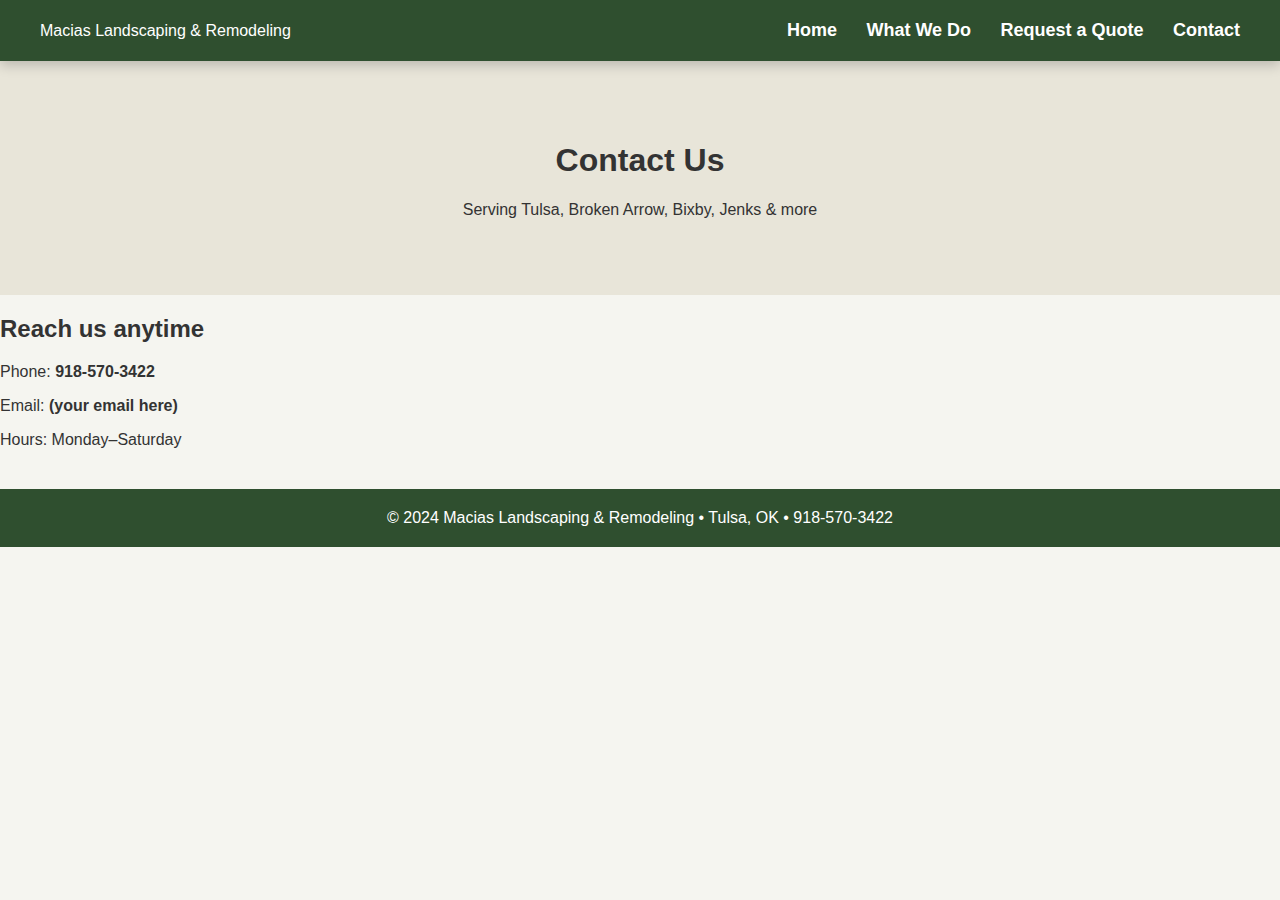
<file: contact.html>
<!DOCTYPE html>
<html lang="en">
<head>
  <meta charset="UTF-8" />
  <meta name="viewport" content="width=device-width, initial-scale=1.0" />
  <title>Contact | Macias Landscaping & Remodeling</title>
  <link rel="stylesheet" href="style.css" />
</head>

<body>
  <header>
    <div class="logo">Macias Landscaping & Remodeling</div>
    <nav>
      <a href="index.html">Home</a>
      <a href="services.html">What We Do</a>
      <a href="request.html">Request a Quote</a>
      <a href="contact.html">Contact</a>
    </nav>
  </header>

  <section class="page-header">
    <h1>Contact Us</h1>
    <p>Serving Tulsa, Broken Arrow, Bixby, Jenks & more</p>
  </section>

  <section class="contact-info">
    <h2>Reach us anytime</h2>
    <p>Phone: <strong>918-570-3422</strong></p>
    <p>Email: <strong>(your email here)</strong></p>
    <p>Hours: Monday–Saturday</p>
  </section>

  <footer>
    © 2024 Macias Landscaping & Remodeling • Tulsa, OK • 918-570-3422
  </footer>
</body>
</html>
</file>
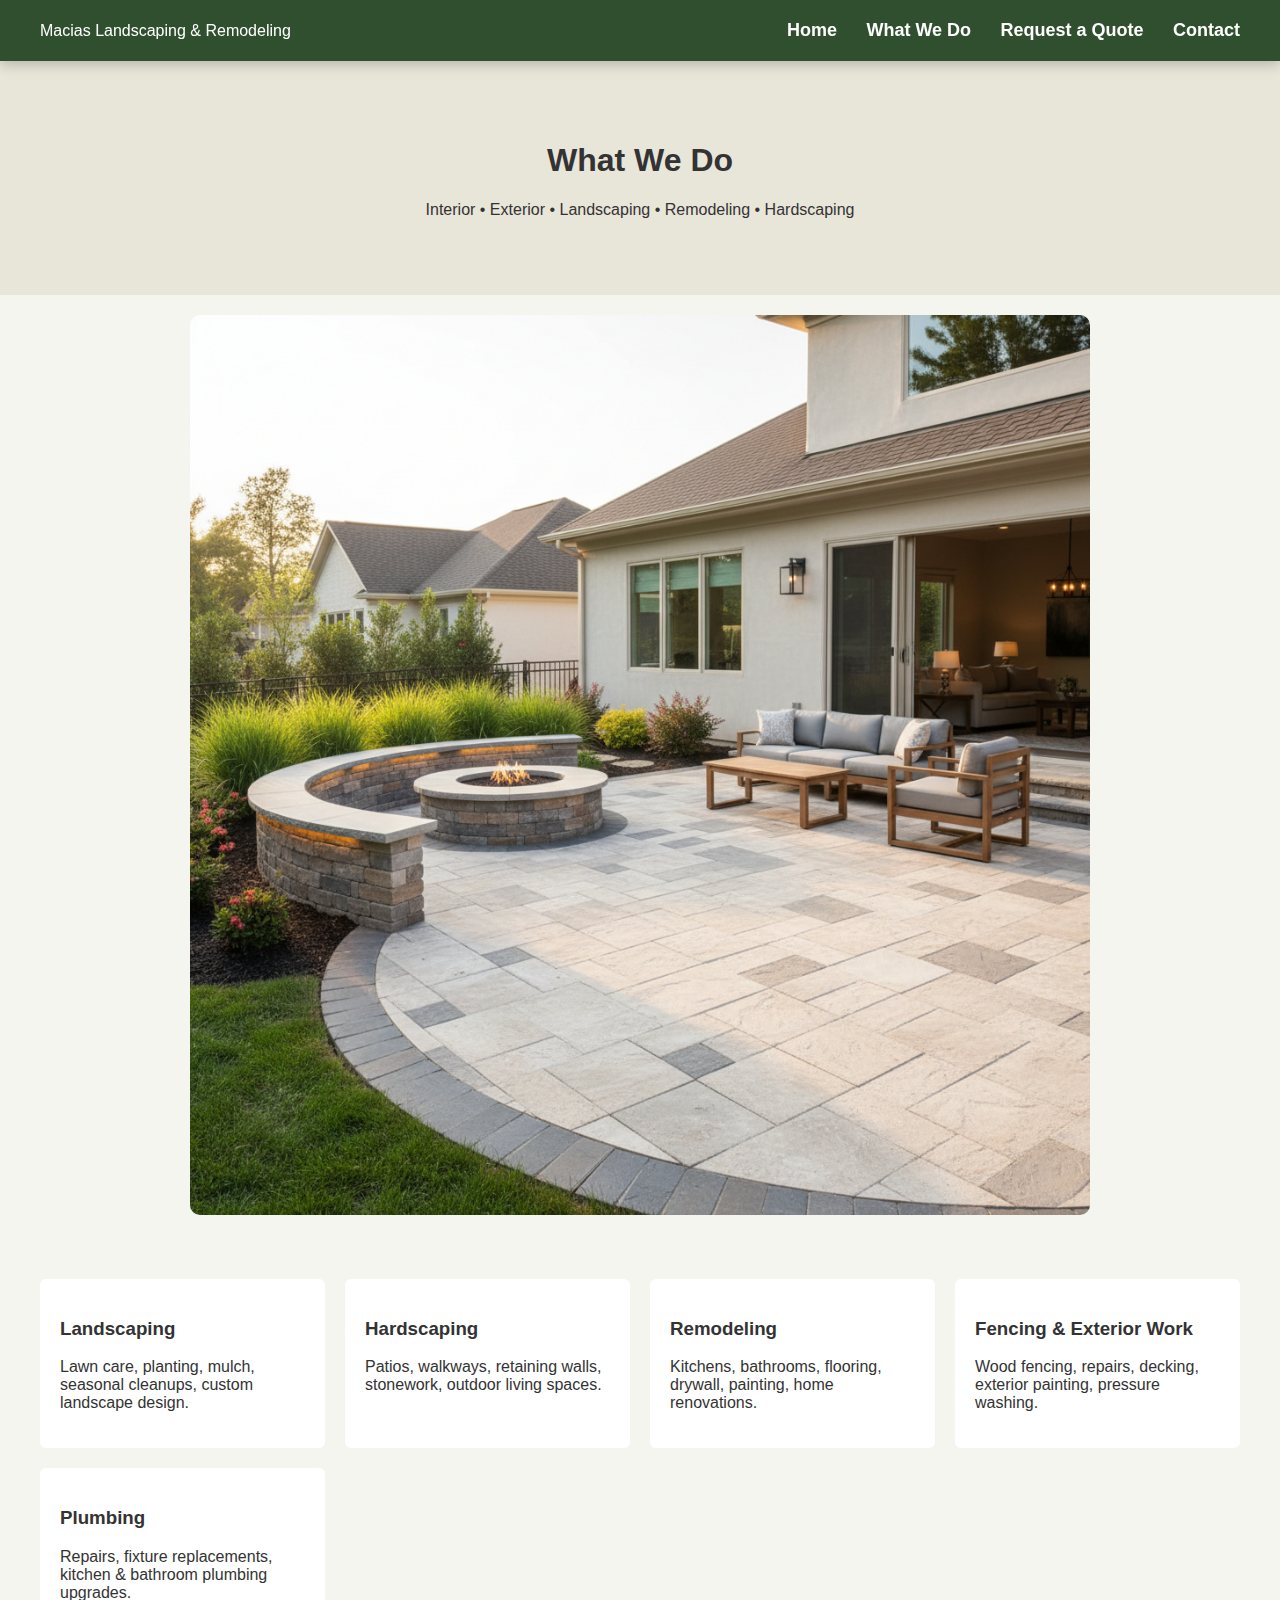
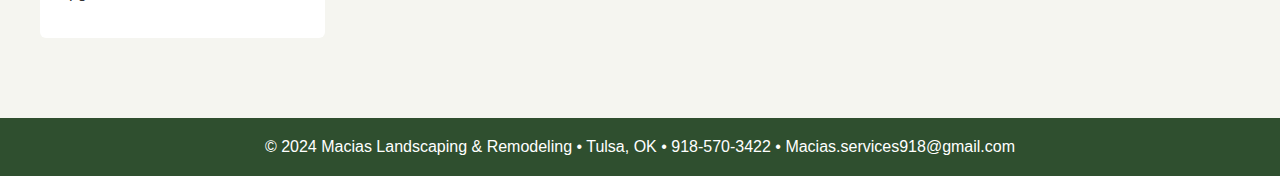
<file: services.html>
<!DOCTYPE html>
<html lang="en">
<head>
<meta charset="UTF-8" />
<meta name="viewport" content="width=device-width, initial-scale=1.0" />
<title>What We Do | Macias Landscaping & Remodeling</title>
<link rel="stylesheet" href="style.css" />
</head>

<body>
<header>
<div class="logo">Macias Landscaping & Remodeling</div>
<nav>
<a href="index.html">Home</a>
<a href="services.html">What We Do</a>
<a href="request.html">Request a Quote</a>
<a href="contact.html">Contact</a>
</nav>
</header>

<section class="page-header">
<h1>What We Do</h1>
<p>Interior • Exterior • Landscaping • Remodeling • Hardscaping</p>
</section>

<!-- Featured Project Image -->
<div style="text-align:center; margin: 20px 0;">
<img src="generated-image-1-2.png" alt="Project Example" style="width:90%; max-width:900px; border-radius:10px;">
</div>

<section class="services">
<div class="service-box">
<h3>Landscaping</h3>
<p>Lawn care, planting, mulch, seasonal cleanups, custom landscape design.</p>
</div>

<div class="service-box">
<h3>Hardscaping</h3>
<p>Patios, walkways, retaining walls, stonework, outdoor living spaces.</p>
</div>

<div class="service-box">
<h3>Remodeling</h3>
<p>Kitchens, bathrooms, flooring, drywall, painting, home renovations.</p>
</div>

<div class="service-box">
<h3>Fencing & Exterior Work</h3>
<p>Wood fencing, repairs, decking, exterior painting, pressure washing.</p>
</div>

<div class="service-box">
<h3>Plumbing</h3>
<p>Repairs, fixture replacements, kitchen & bathroom plumbing upgrades.</p>
</div>
</section>

<footer>
© 2024 Macias Landscaping & Remodeling • Tulsa, OK • 918-570-3422 • Macias.services918@gmail.com
</footer>
</body>
</html>
</file>
<file: style.css>
body {
margin: 0;
font-family: Arial, sans-serif;
background: #f5f5f0;
color: #333;
}

/* HEADER */
header {
background: #2f4f2f;
color: #fff;
padding: 20px 40px;
display: flex;
justify-content: space-between;
align-items: center;
box-shadow: 0 4px 12px rgba(0,0,0,0.2);
position: sticky;
top: 0;
z-index: 100;
}

header nav a {
color: #fff;
margin-left: 25px;
text-decoration: none;
font-size: 18px;
font-weight: bold;
transition: 0.3s;
}

header nav a:hover {
color: #d4ffd4;
text-shadow: 0px 0px 4px #fff;
}

/* HERO SECTION */
.hero {
padding: 120px 20px;
text-align: center;
background: #445c44;
color: white;
}

.hero .btn {
margin-top: 20px;
padding: 12px 24px;
background: #2f4f2f;
color: #fff;
text-decoration: none;
}

/* PAGE HEADER */
.page-header {
text-align: center;
padding: 60px 20px;
background: #e8e5d9;
}

/* SERVICES GRID */
.services {
display: grid;
padding: 40px;
gap: 20px;
grid-template-columns: repeat(auto-fit, minmax(250px, 1fr));
}

.service-box {
background: white;
padding: 20px;
border-radius: 6px;
}

/* FORM SECTION */
.form-section {
padding: 40px;
}

.quote-form {
max-width: 500px;
margin: auto;
display: flex;
flex-direction: column;
}

.quote-form input,
.quote-form textarea,
.quote-form select {
margin-bottom: 15px;
padding: 10px;
border: 1px solid #aaa;
border-radius: 6px;
}

/* BUTTON */
.btn {
background: #2f4f2f;
color: white;
border: none;
padding: 12px;
cursor: pointer;
border-radius: 6px;
}

.btn:hover {
background: #243c24;
}

/* FOOTER */
footer {
text-align: center;
padding: 20px;
background: #2f4f2f;
color: white;
margin-top: 40px;
}
</file>
